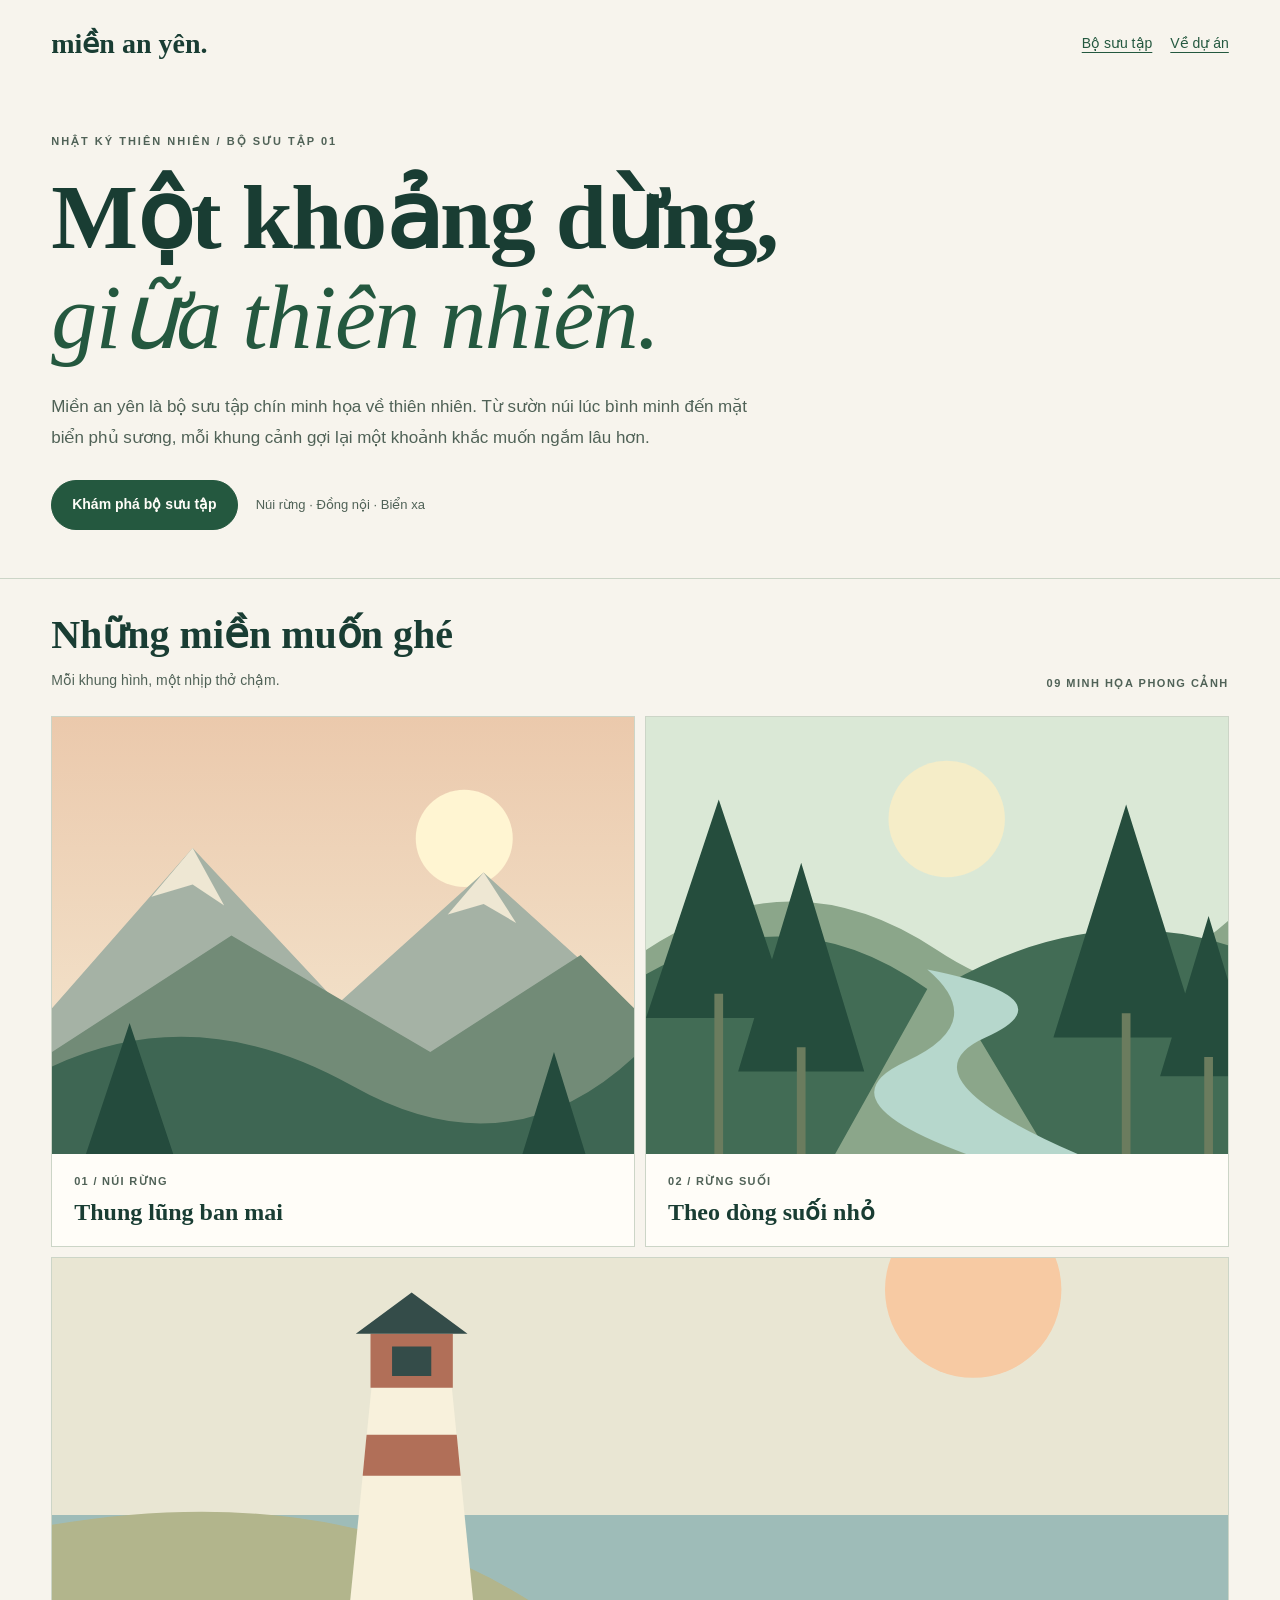
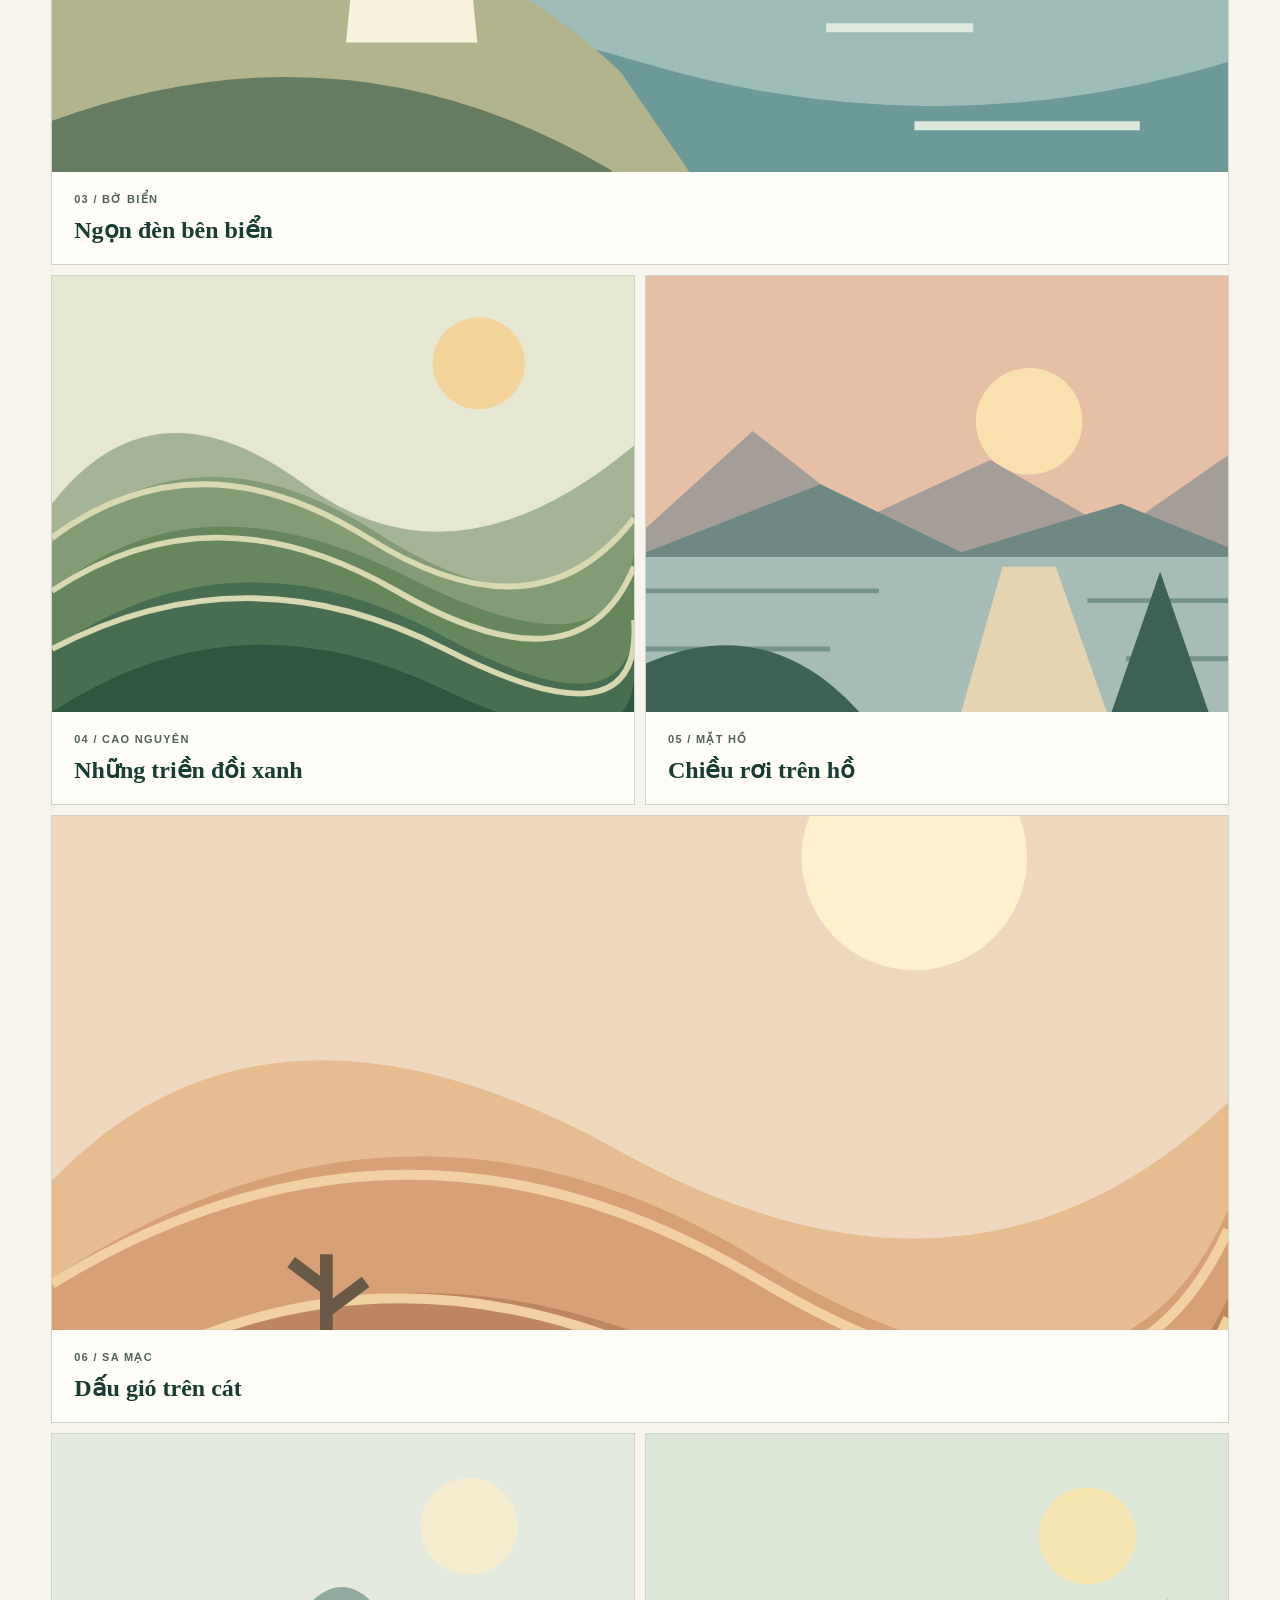
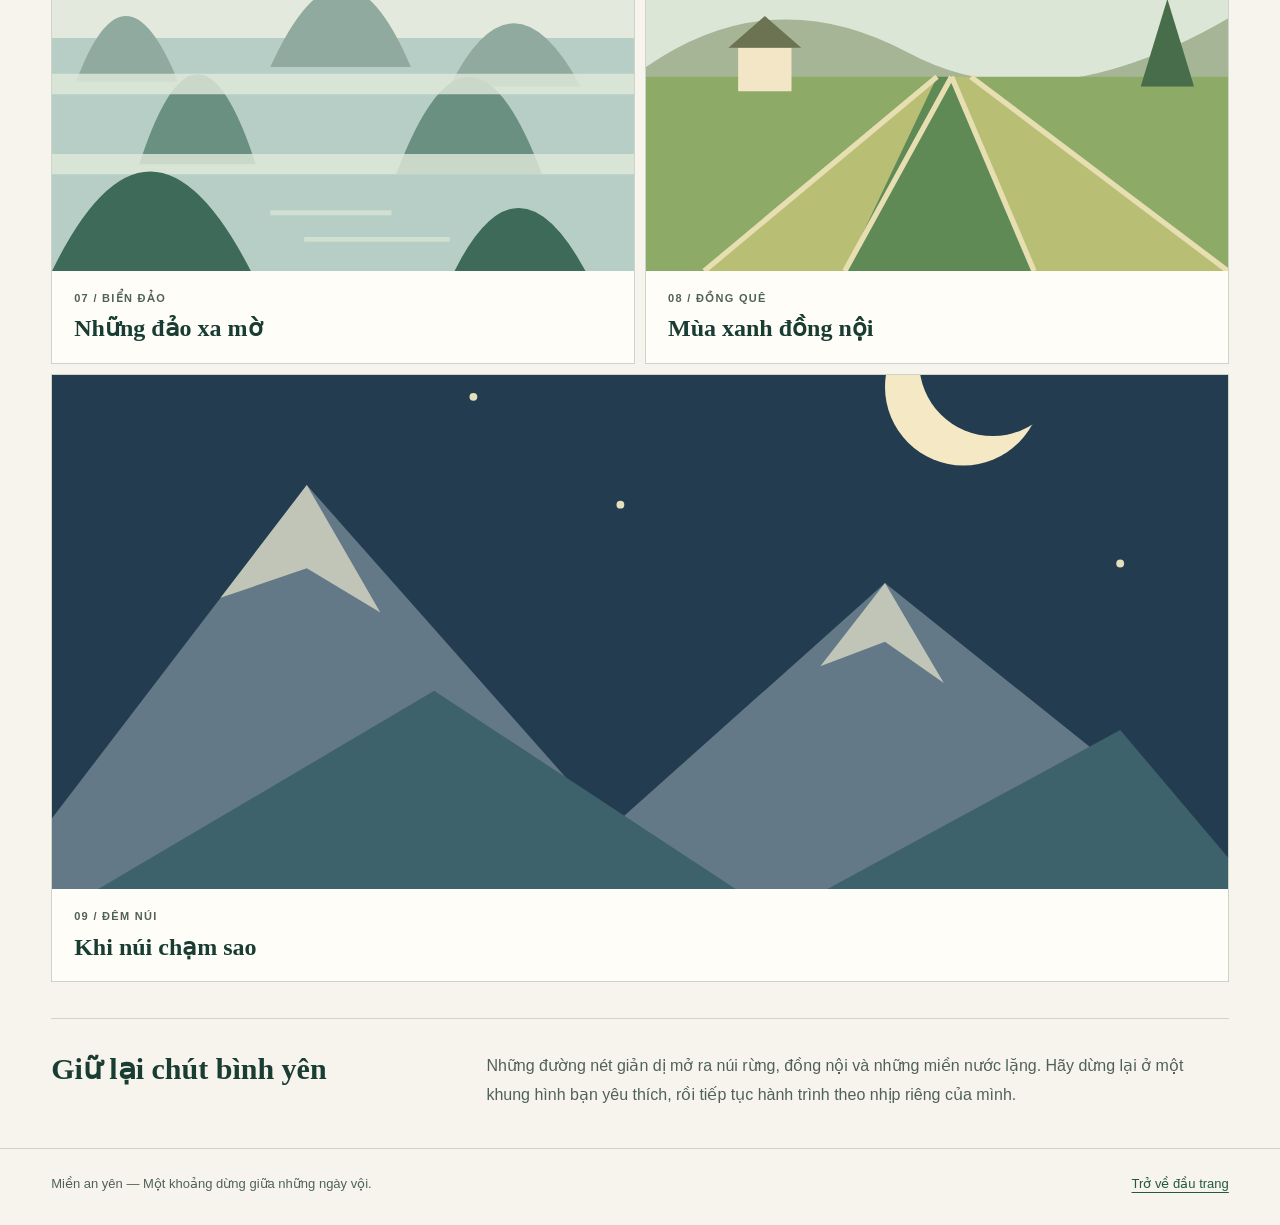
<file: RD-week4-final_project_starter/index.html>
<!DOCTYPE html>
<html lang="vi">
<head>
  <meta charset="UTF-8">
  <meta name="viewport" content="width=device-width, initial-scale=1.0">
  <meta name="description" content="Miền an yên: chín minh họa phong cảnh, từ núi rừng đến những miền biển lặng.">
  <title>Miền an yên | Những khung cảnh muốn ngắm lâu hơn</title>
  <link rel="stylesheet" href="css/style.css?v=6">
  <link rel="icon" href="data:,">
</head>

<body id="top">
  <a class="skip-link" href="#main-content">
    Chuyển đến nội dung chính
  </a>

  <header class="site-header">
    <div class="page-shell">
      <nav class="navbar" aria-label="Điều hướng chính">
        <a class="brand" href="#top">miền an yên.</a>

        <div class="nav-links">
          <a href="#gallery">Bộ sưu tập</a>
          <a href="#about">Về dự án</a>
        </div>
      </nav>

      <div class="hero">
        <span class="eyebrow">
          NHẬT KÝ THIÊN NHIÊN / BỘ SƯU TẬP 01
        </span>

        <h1>
          Một khoảng dừng,<br>
          <em>giữa thiên nhiên.</em>
        </h1>

        <p class="lead">
          Miền an yên là bộ sưu tập chín minh họa về thiên nhiên.
          Từ sườn núi lúc bình minh đến mặt biển phủ sương, mỗi khung cảnh
          gợi lại một khoảnh khắc muốn ngắm lâu hơn.
        </p>

        <div class="hero-actions">
          <a class="button" href="#gallery">Khám phá bộ sưu tập</a>
          <span class="hero-note">Núi rừng · Đồng nội · Biển xa</span>
        </div>
      </div>
    </div>
  </header>

  <main id="main-content" class="page-shell" tabindex="-1">
    <section id="gallery" aria-labelledby="gallery-title">
      <div class="section-heading">
        <div>
          <h2 id="gallery-title">Những miền muốn ghé</h2>
          <p>Mỗi khung hình, một nhịp thở chậm.</p>
        </div>

        <span class="gallery-count">09 MINH HỌA PHONG CẢNH</span>
      </div>

      <div class="grid">
        <figure>
          <img
            width="1200"
            height="900"
            loading="lazy"
            decoding="async"
            src="data:image/svg+xml,%3Csvg%20xmlns%3D'http%3A%2F%2Fwww.w3.org%2F2000%2Fsvg'%20width%3D'1200'%20height%3D'900'%20viewBox%3D'0%200%201200%20900'%3E%3Cdefs%3E%3ClinearGradient%20id%3D's'%20x2%3D'0'%20y2%3D'1'%3E%3Cstop%20stop-color%3D'%23ebc9ac'%2F%3E%3Cstop%20offset%3D'1'%20stop-color%3D'%23f5ead4'%2F%3E%3C%2FlinearGradient%3E%3C%2Fdefs%3E%3Cpath%20fill%3D'url(%23s)'%20d%3D'M0%200h1200v900H0z'%2F%3E%3Ccircle%20cx%3D'850'%20cy%3D'250'%20r%3D'100'%20fill%3D'%23fff5d2'%2F%3E%3Cpath%20fill%3D'%23a5b2a5'%20d%3D'M0%20600%20290%20270%20590%20590%20890%20320%201200%20600v300H0z'%2F%3E%3Cpath%20fill%3D'%23eee7d3'%20d%3D'm290%20270-85%20100%2085-25%2065%2043zm600%2050-74%2087%2074-22%2067%2039z'%2F%3E%3Cpath%20fill%3D'%23728b77'%20d%3D'M0%20690%20370%20450%20780%20690%201090%20490%201200%20600v300H0z'%2F%3E%3Cpath%20fill%3D'%233e6653'%20d%3D'M0%20720Q300%20580%20620%20760T1200%20700v200H0z'%2F%3E%3Cpath%20fill%3D'%23244b3d'%20d%3D'm70%20900%2090-270%2090%20270zm900%200%2065-210%2065%20210z'%2F%3E%3C%2Fsvg%3E"
            alt="Minh họa các lớp núi dưới bầu trời bình minh.">

          <figcaption>
            <span class="photo-number">01 / NÚI RỪNG</span>
            <h3>Thung lũng ban mai</h3>
          </figcaption>
        </figure>

        <figure>
          <img
            width="1200"
            height="900"
            loading="lazy"
            decoding="async"
            src="data:image/svg+xml,%3Csvg%20xmlns%3D'http%3A%2F%2Fwww.w3.org%2F2000%2Fsvg'%20width%3D'1200'%20height%3D'900'%20viewBox%3D'0%200%201200%20900'%3E%3Cpath%20fill%3D'%23dae8d6'%20d%3D'M0%200h1200v900H0z'%2F%3E%3Ccircle%20cx%3D'620'%20cy%3D'210'%20r%3D'120'%20fill%3D'%23f5edc8'%2F%3E%3Cpath%20fill%3D'%238ba68a'%20d%3D'M0%20480Q300%20280%20600%20480T1200%20420v480H0z'%2F%3E%3Cpath%20fill%3D'%23426c55'%20d%3D'M0%20530Q300%20360%20580%20560L390%20900H0zm1200-60Q920%20380%20620%20550l210%20350h370z'%2F%3E%3Cpath%20fill%3D'%23b6d7cc'%20d%3D'M580%20520Q710%20630%20535%20710T660%20900h230Q520%20740%20700%20660T580%20520z'%2F%3E%3Cpath%20fill%3D'%23254d3d'%20d%3D'm0%20620%20150-450%20150%20450zm190%20110%20130-430%20130%20430zm650-70%20150-480%20150%20480zm220%2080%20100-330%20100%20330z'%2F%3E%3Cpath%20stroke%3D'%236b7c5e'%20stroke-width%3D'18'%20d%3D'M150%20570v330m170-220v220m670-290v290m170-200v200'%2F%3E%3C%2Fsvg%3E"
            alt="Minh họa dòng suối giữa những hàng cây trong rừng.">

          <figcaption>
            <span class="photo-number">02 / RỪNG SUỐI</span>
            <h3>Theo dòng suối nhỏ</h3>
          </figcaption>
        </figure>

        <figure>
          <img
            width="1200"
            height="900"
            loading="lazy"
            decoding="async"
            src="data:image/svg+xml,%3Csvg%20xmlns%3D'http%3A%2F%2Fwww.w3.org%2F2000%2Fsvg'%20width%3D'1200'%20height%3D'900'%20viewBox%3D'0%200%201200%20900'%3E%3Cpath%20fill%3D'%23e9e6d3'%20d%3D'M0%200h1200v900H0z'%2F%3E%3Ccircle%20cx%3D'940'%20cy%3D'220'%20r%3D'90'%20fill%3D'%23f7caa3'%2F%3E%3Cpath%20fill%3D'%239ebcb8'%20d%3D'M0%20450h1200v450H0z'%2F%3E%3Cpath%20fill%3D'%236b9a98'%20d%3D'M0%20600q300-90%20600%200t600%200v300H0z'%2F%3E%3Cpath%20fill%3D'%23b2b58c'%20d%3D'M0%20460Q360%20400%20580%20610L780%20900H0z'%2F%3E%3Cpath%20fill%3D'%23657c60'%20d%3D'M0%20660Q300%20550%20570%20710L730%20900H0z'%2F%3E%3Cpath%20fill%3D'%23f8f1dc'%20d%3D'm300%20580%2028-280h78l28%20280z'%2F%3E%3Cpath%20fill%3D'%23b16f58'%20d%3D'm317%20410%204-42h92l4%2042zm8-90v-55h84v55z'%2F%3E%3Cpath%20fill%3D'%23344c49'%20d%3D'm310%20265%2057-42%2057%2042zm37%2013h40v30h-40z'%2F%3E%3Cpath%20stroke%3D'%23dce9dc'%20stroke-width%3D'9'%20fill%3D'none'%20d%3D'M790%20565h150m-60%20100h230m-380%2090h190'%2F%3E%3C%2Fsvg%3E"
            alt="Minh họa ngọn hải đăng trên bờ biển.">

          <figcaption>
            <span class="photo-number">03 / BỜ BIỂN</span>
            <h3>Ngọn đèn bên biển</h3>
          </figcaption>
        </figure>

        <figure>
          <img
            width="1200"
            height="900"
            loading="lazy"
            decoding="async"
            src="data:image/svg+xml,%3Csvg%20xmlns%3D'http%3A%2F%2Fwww.w3.org%2F2000%2Fsvg'%20width%3D'1200'%20height%3D'900'%20viewBox%3D'0%200%201200%20900'%3E%3Cpath%20fill%3D'%23e5e7d0'%20d%3D'M0%200h1200v900H0z'%2F%3E%3Ccircle%20cx%3D'880'%20cy%3D'180'%20r%3D'95'%20fill%3D'%23f4d49b'%2F%3E%3Cpath%20fill%3D'%23a5b495'%20d%3D'M0%20470Q210%20200%20520%20430T1200%20350v550H0z'%2F%3E%3Cpath%20fill%3D'%23839c75'%20d%3D'M0%20550Q300%20290%20670%20530T1200%20490v410H0z'%2F%3E%3Cpath%20fill%3D'%2366865e'%20d%3D'M0%20650Q300%20400%20730%20620T1200%20570v330H0z'%2F%3E%3Cpath%20fill%3D'%23486e51'%20d%3D'M0%20770Q380%20510%20800%20740T1200%20680v220H0z'%2F%3E%3Cpath%20fill%3D'%232d563f'%20d%3D'M0%20900Q380%20650%20800%20850T1200%20790v110H0z'%2F%3E%3Cpath%20stroke%3D'%23d8d9af'%20stroke-width%3D'12'%20fill%3D'none'%20d%3D'M0%20540Q300%20320%20650%20540T1200%20500M0%20650Q330%20430%20710%20650T1200%20600M0%20770Q400%20560%20810%20770T1200%20710'%2F%3E%3C%2Fsvg%3E"
            alt="Minh họa những triền đồi chia thành các tầng ruộng bậc thang.">

          <figcaption>
            <span class="photo-number">04 / CAO NGUYÊN</span>
            <h3>Những triền đồi xanh</h3>
          </figcaption>
        </figure>

        <figure>
          <img
            width="1200"
            height="900"
            loading="lazy"
            decoding="async"
            src="data:image/svg+xml,%3Csvg%20xmlns%3D'http%3A%2F%2Fwww.w3.org%2F2000%2Fsvg'%20width%3D'1200'%20height%3D'900'%20viewBox%3D'0%200%201200%20900'%3E%3Cpath%20fill%3D'%23e7bfa4'%20d%3D'M0%200h1200v900H0z'%2F%3E%3Ccircle%20cx%3D'790'%20cy%3D'300'%20r%3D'110'%20fill%3D'%23f8e0af'%2F%3E%3Cpath%20fill%3D'%23a49d98'%20d%3D'M0%20520%20220%20320%20450%20500%20710%20380%20970%20530%201200%20370v530H0z'%2F%3E%3Cpath%20fill%3D'%236e8984'%20d%3D'M0%20570%20360%20430%20650%20570%20980%20470%201200%20560v340H0z'%2F%3E%3Cpath%20fill%3D'%23a5bdb6'%20d%3D'M0%20580h1200v320H0z'%2F%3E%3Cpath%20fill%3D'%23e6d3b0'%20d%3D'm735%20600-85%20300h300l-105-300z'%2F%3E%3Cpath%20stroke%3D'%2374938a'%20stroke-width%3D'10'%20fill%3D'none'%20d%3D'M0%20650h480m430%2020h290M0%20770h380m610%2020h210'%2F%3E%3Cpath%20fill%3D'%233d6255'%20d%3D'M0%20800Q250%20690%20440%20900H0zm960%20100%20100-290%20100%20290z'%2F%3E%3C%2Fsvg%3E"
            alt="Minh họa mặt hồ và những dãy núi lúc hoàng hôn.">

          <figcaption>
            <span class="photo-number">05 / MẶT HỒ</span>
            <h3>Chiều rơi trên hồ</h3>
          </figcaption>
        </figure>

        <figure>
          <img
            width="1200"
            height="900"
            loading="lazy"
            decoding="async"
            src="data:image/svg+xml,%3Csvg%20xmlns%3D'http%3A%2F%2Fwww.w3.org%2F2000%2Fsvg'%20width%3D'1200'%20height%3D'900'%20viewBox%3D'0%200%201200%20900'%3E%3Cpath%20fill%3D'%23efd8be'%20d%3D'M0%200h1200v900H0z'%2F%3E%3Ccircle%20cx%3D'880'%20cy%3D'230'%20r%3D'115'%20fill%3D'%23fff0cd'%2F%3E%3Cpath%20fill%3D'%23e6bd91'%20d%3D'M0%20560Q220%20330%20580%20530T1200%20480v420H0z'%2F%3E%3Cpath%20fill%3D'%23d6a176'%20d%3D'M0%20660Q360%20420%20720%20640T1200%20590v310H0z'%2F%3E%3Cpath%20fill%3D'%23bc865f'%20d%3D'M0%20800Q330%20570%20700%20760T1200%20680v220H0z'%2F%3E%3Cpath%20fill%3D'%2393694f'%20d%3D'M0%20900Q430%20690%20810%20850T1200%20800v100H0z'%2F%3E%3Cpath%20stroke%3D'%23f1d0a1'%20stroke-width%3D'10'%20fill%3D'none'%20d%3D'M0%20665Q360%20445%20720%20660T1200%20610M0%20800Q330%20570%20700%20780T1200%20700'%2F%3E%3Cpath%20stroke%3D'%23695a47'%20stroke-width%3D'13'%20fill%3D'none'%20d%3D'M280%20725v-90m0%2035-36-27m36%2050%2040-30'%2F%3E%3C%2Fsvg%3E"
            alt="Minh họa những lớp đồi cát uốn lượn trong sa mạc.">

          <figcaption>
            <span class="photo-number">06 / SA MẠC</span>
            <h3>Dấu gió trên cát</h3>
          </figcaption>
        </figure>

        <figure>
          <img
            width="1200"
            height="900"
            loading="lazy"
            decoding="async"
            src="data:image/svg+xml,%3Csvg%20xmlns%3D'http%3A%2F%2Fwww.w3.org%2F2000%2Fsvg'%20width%3D'1200'%20height%3D'900'%20viewBox%3D'0%200%201200%20900'%3E%3Cpath%20fill%3D'%23e3e9dc'%20d%3D'M0%200h1200v900H0z'%2F%3E%3Ccircle%20cx%3D'860'%20cy%3D'190'%20r%3D'100'%20fill%3D'%23f5ecd0'%2F%3E%3Cpath%20fill%3D'%23b6cec5'%20d%3D'M0%20420h1200v480H0z'%2F%3E%3Cpath%20fill%3D'%2391aaa0'%20d%3D'M50%20510q100-270%20210%200zm400-30q150-330%20290%200zm370%2040q130-260%20270%200z'%2F%3E%3Cpath%20fill%3D'%236a9081'%20d%3D'M180%20680q120-370%20240%200zm530%2020q150-400%20300%200z'%2F%3E%3Cpath%20stroke%3D'%23e1eadb'%20stroke-width%3D'42'%20fill%3D'none'%20opacity%3D'.8'%20d%3D'M0%20515h1200M0%20680h1200'%2F%3E%3Cpath%20fill%3D'%233e6b59'%20d%3D'M0%20900q200-410%20410%200zm830%200q130-260%20270%200z'%2F%3E%3Cpath%20stroke%3D'%23d1e0d2'%20stroke-width%3D'10'%20fill%3D'none'%20d%3D'M450%20780h250m-180%2055h300'%2F%3E%3C%2Fsvg%3E"
            alt="Minh họa những hòn đảo thấp thoáng giữa các lớp sương trên biển.">

          <figcaption>
            <span class="photo-number">07 / BIỂN ĐẢO</span>
            <h3>Những đảo xa mờ</h3>
          </figcaption>
        </figure>

        <figure>
          <img
            width="1200"
            height="900"
            loading="lazy"
            decoding="async"
            src="data:image/svg+xml,%3Csvg%20xmlns%3D'http%3A%2F%2Fwww.w3.org%2F2000%2Fsvg'%20width%3D'1200'%20height%3D'900'%20viewBox%3D'0%200%201200%20900'%3E%3Cpath%20fill%3D'%23dce6d6'%20d%3D'M0%200h1200v900H0z'%2F%3E%3Ccircle%20cx%3D'910'%20cy%3D'210'%20r%3D'100'%20fill%3D'%23f5e4af'%2F%3E%3Cpath%20fill%3D'%23a5b595'%20d%3D'M0%20480Q260%20300%20540%20450T1200%20380v520H0z'%2F%3E%3Cpath%20fill%3D'%238eaa67'%20d%3D'M0%20500h1200v400H0z'%2F%3E%3Cpath%20fill%3D'%23b9be75'%20d%3D'm600%20500-480%20400h290l220-400zm0%200%20200%20400h400L670%20500z'%2F%3E%3Cpath%20fill%3D'%235f8a56'%20d%3D'm600%20500-190%20400h390L630%20500z'%2F%3E%3Cpath%20stroke%3D'%23e7dfb1'%20stroke-width%3D'11'%20d%3D'm600%20500-480%20400m510-400L410%20900m220-400%20170%20400m-130-400%20530%20400'%2F%3E%3Cpath%20fill%3D'%23f2e6c7'%20d%3D'M190%20440h110v90H190z'%2F%3E%3Cpath%20fill%3D'%236b7353'%20d%3D'm170%20440%2075-65%2075%2065z'%2F%3E%3Cpath%20fill%3D'%23476d4a'%20d%3D'm1020%20520%2055-180%2055%20180z'%2F%3E%3C%2Fsvg%3E"
            alt="Minh họa những thửa ruộng trải rộng dưới bầu trời.">

          <figcaption>
            <span class="photo-number">08 / ĐỒNG QUÊ</span>
            <h3>Mùa xanh đồng nội</h3>
          </figcaption>
        </figure>

        <figure>
          <img
            width="1200"
            height="900"
            loading="lazy"
            decoding="async"
            src="data:image/svg+xml,%3Csvg%20xmlns%3D'http%3A%2F%2Fwww.w3.org%2F2000%2Fsvg'%20width%3D'1200'%20height%3D'900'%20viewBox%3D'0%200%201200%20900'%3E%3Cpath%20fill%3D'%23243c50'%20d%3D'M0%200h1200v900H0z'%2F%3E%3Ccircle%20cx%3D'930'%20cy%3D'200'%20r%3D'80'%20fill%3D'%23f4e9c4'%2F%3E%3Ccircle%20cx%3D'960'%20cy%3D'175'%20r%3D'75'%20fill%3D'%23243c50'%2F%3E%3Cg%20fill%3D'%23e4dfbd'%3E%3Ccircle%20cx%3D'180'%20cy%3D'140'%20r%3D'5'%2F%3E%3Ccircle%20cx%3D'430'%20cy%3D'210'%20r%3D'4'%2F%3E%3Ccircle%20cx%3D'700'%20cy%3D'100'%20r%3D'5'%2F%3E%3Ccircle%20cx%3D'1090'%20cy%3D'380'%20r%3D'4'%2F%3E%3Ccircle%20cx%3D'580'%20cy%3D'320'%20r%3D'4'%2F%3E%3Ccircle%20cx%3D'300'%20cy%3D'370'%20r%3D'4'%2F%3E%3C%2Fg%3E%3Cpath%20fill%3D'%23637988'%20d%3D'M0%20640%20260%20300%20570%20650%20850%20400%201200%20680v220H0z'%2F%3E%3Cpath%20fill%3D'%23c0c5b8'%20d%3D'm260%20300-88%20115%2088-30%2075%2045zm590%20100-66%2085%2066-25%2060%2042z'%2F%3E%3Cpath%20fill%3D'%233e626c'%20d%3D'M0%20740%20390%20510%20740%20740%201090%20550%201200%20680v220H0z'%2F%3E%3Cpath%20fill%3D'%23244b50'%20d%3D'M0%20820Q260%20660%20620%20810T1200%20760v140H0z'%2F%3E%3C%2Fsvg%3E"
            alt="Minh họa những dãy núi dưới bầu trời đầy sao.">

          <figcaption>
            <span class="photo-number">09 / ĐÊM NÚI</span>
            <h3>Khi núi chạm sao</h3>
          </figcaption>
        </figure>
      </div>
    </section>

    <section id="about" class="about" aria-labelledby="about-title">
      <h2 id="about-title">Giữ lại chút bình yên</h2>

      <p>
        Những đường nét giản dị mở ra núi rừng, đồng nội và những miền nước lặng.
        Hãy dừng lại ở một khung hình bạn yêu thích, rồi tiếp tục hành trình
        theo nhịp riêng của mình.
      </p>
    </section>
  </main>

  <footer class="site-footer">
    <div class="page-shell footer-inner">
      <p>Miền an yên — Một khoảng dừng giữa những ngày vội.</p>
      <a href="#top">Trở về đầu trang</a>
    </div>
  </footer>
</body>
</html>
</file>
<file: RD-week4-final_project_starter/css/style.css>
:root {
  --bg: #f7f4ed;
  --surface: #fffdf8;
  --text: #193d33;
  --muted: #506257;
  --accent: #24583f;
  --border: #ccd5c7;
}

* {
  box-sizing: border-box;
}

html {
  scroll-behavior: smooth;
  scroll-padding-top: 24px;
}

body {
  margin: 0;
  background: var(--bg);
  color: var(--text);
  font-family: Arial, Helvetica, sans-serif;
  line-height: 1.7;
}

a {
  color: var(--accent);
  text-underline-offset: 4px;
}

a:focus-visible {
  outline: 3px solid var(--accent);
  outline-offset: 5px;
}

.page-shell {
  width: min(1180px, 92%);
  margin: 0 auto;
}

/* Accessible skip link */
.skip-link {
  position: absolute;
  top: 12px;
  left: 4%;
  z-index: 10;
  padding: 10px 16px;
  background: var(--surface);
  color: var(--text);
  border: 1px solid var(--border);
  transform: translateY(-200%);
}

.skip-link:focus {
  transform: translateY(0);
}

/* Navigation */
.site-header {
  border-bottom: 1px solid var(--border);
}

.navbar {
  display: flex;
  flex-wrap: wrap;
  align-items: center;
  justify-content: space-between;
  gap: 16px;
  padding: 20px 0;
}

.brand {
  color: var(--text);
  font-family: Georgia, "Times New Roman", serif;
  font-size: 28px;
  font-weight: bold;
  text-decoration: none;
}

.nav-links {
  display: flex;
  flex-wrap: wrap;
  gap: 18px;
}

.nav-links a {
  font-size: 14px;
}

/* Introduction */
.hero {
  padding: 44px 0 48px;
}

.eyebrow {
  display: block;
  margin-bottom: 18px;
  color: var(--muted);
  font-size: 11px;
  font-weight: bold;
  letter-spacing: 2px;
}

h1 {
  width: min(900px, 100%);
  margin: 0;
  font-family: Georgia, "Times New Roman", serif;
  font-size: clamp(40px, 7.4vw, 92px);
  line-height: 1.08;
  letter-spacing: -1.5px;
}

h1 em {
  color: var(--accent);
  font-weight: normal;
}

.lead {
  width: min(700px, 100%);
  margin: 24px 0 0;
  color: var(--muted);
  font-size: 17px;
  line-height: 1.85;
}

.hero-actions {
  display: flex;
  flex-wrap: wrap;
  align-items: center;
  gap: 18px;
  margin-top: 26px;
}

.button {
  display: inline-block;
  padding: 12px 20px;
  border: 1px solid var(--accent);
  border-radius: 999px;
  background: var(--accent);
  color: var(--surface);
  font-size: 14px;
  font-weight: bold;
  text-decoration: none;
}

.hero-note {
  color: var(--muted);
  font-size: 13px;
}

/* Main content */
main {
  padding: 32px 0 0;
}

main:focus {
  outline: 2px solid var(--accent);
  outline-offset: 6px;
}

.section-heading {
  display: flex;
  flex-wrap: wrap;
  align-items: end;
  justify-content: space-between;
  gap: 16px;
  margin-bottom: 24px;
}

h2 {
  margin: 0;
  font-family: Georgia, "Times New Roman", serif;
  font-size: clamp(28px, 4vw, 40px);
  line-height: 1.2;
}

.section-heading p {
  margin: 10px 0 0;
  color: var(--muted);
  font-size: 14px;
}

.gallery-count {
  color: var(--muted);
  font-size: 11px;
  font-weight: bold;
  letter-spacing: 1.5px;
}

/* Mobile: one column and a 10px gap */
.grid {
  display: grid;
  grid-template-columns: 1fr;
  gap: 10px;
}

.grid figure {
  position: relative;
  margin: 0;
  overflow: hidden;
  border: 1px solid var(--border);
  border-radius: 18px;
  background-color: var(--surface);
  color: var(--text);
}

.grid img {
  display: block;
  width: 100%;
  height: auto;
  aspect-ratio: 4 / 3;
  object-fit: cover;
  border-radius: 0;
}

.grid figcaption {
  padding: 18px 20px;
  background: var(--surface);
  color: var(--text);
}

.photo-number {
  display: block;
  margin-bottom: 6px;
  color: var(--muted);
  font-size: 11px;
  font-weight: bold;
  letter-spacing: 1.3px;
}

.grid h3 {
  margin: 0;
  font-family: Georgia, "Times New Roman", serif;
  font-size: 22px;
  line-height: 1.3;
}

/* About section */
.about {
  display: flex;
  flex-wrap: wrap;
  align-items: start;
  gap: 24px;
  margin-top: 36px;
  padding: 32px 0 38px;
  border-top: 1px solid var(--border);
}

.about h2 {
  flex: 1 1 240px;
  font-size: 30px;
}

.about p {
  flex: 2 1 400px;
  margin: 0;
  color: var(--muted);
  line-height: 1.85;
}

/* Footer */
.site-footer {
  border-top: 1px solid var(--border);
}

.footer-inner {
  display: flex;
  flex-wrap: wrap;
  justify-content: space-between;
  gap: 12px;
  padding: 24px 0 30px;
  font-size: 13px;
}

.footer-inner p {
  margin: 0;
  color: var(--muted);
}

/* Tablet: two columns, circular figures, last figure spans two columns */
@media screen and (min-width: 772px) {
  .grid {
    grid-template-columns: repeat(2, minmax(0, 1fr));
  }

  .grid figure {
    aspect-ratio: 1;
    border-radius: 50%;
  }

  .grid img {
    position: absolute;
    inset: 0;
    height: 100%;
    aspect-ratio: auto;
  }

  .grid figcaption {
    position: absolute;
    left: 50%;
    bottom: 16%;
    width: 70%;
    padding: 14px 10px;
    border-radius: 999px;
    transform: translateX(-50%);
    text-align: center;
  }

  .grid h3 {
    font-size: clamp(16px, 1.8vw, 22px);
  }

  .grid figure:last-child {
    grid-column: span 2;
  }
}

/* Large screens: every third figure spans two columns */
@media screen and (min-width: 992px) {
  .grid figure,
  .grid img {
    border-radius: 0;
  }

  .grid figure {
    aspect-ratio: auto;
  }

  .grid figure:nth-child(3n) {
    grid-column: span 2;
  }

  .grid img {
    position: static;
    height: auto;
    aspect-ratio: 4 / 3;
  }

  .grid figure:nth-child(3n) img {
    aspect-ratio: 16 / 7;
  }

  .grid figcaption {
    position: static;
    width: auto;
    padding: 18px 22px;
    border-radius: 0;
    transform: none;
    text-align: left;
  }

  .grid h3 {
    font-size: 24px;
  }
}

/* Reduced motion */
@media (prefers-reduced-motion: reduce) {
  html {
    scroll-behavior: auto;
  }
}

/* Dark color scheme */
@media (prefers-color-scheme: dark) {
  :root {
    --bg: #101a17;
    --surface: #1a2a22;
    --text: #f4e5b6;
    --muted: #d0c8af;
    --accent: #f0dda0;
    --border: #000000;
  }

  .grid figure {
    background-color: #1a2a22;
    color: #f4e5b6;
    border-color: #000000;
  }

  .grid figcaption {
    background-color: #1a2a22;
    color: #f4e5b6;
  }
}
</file>
